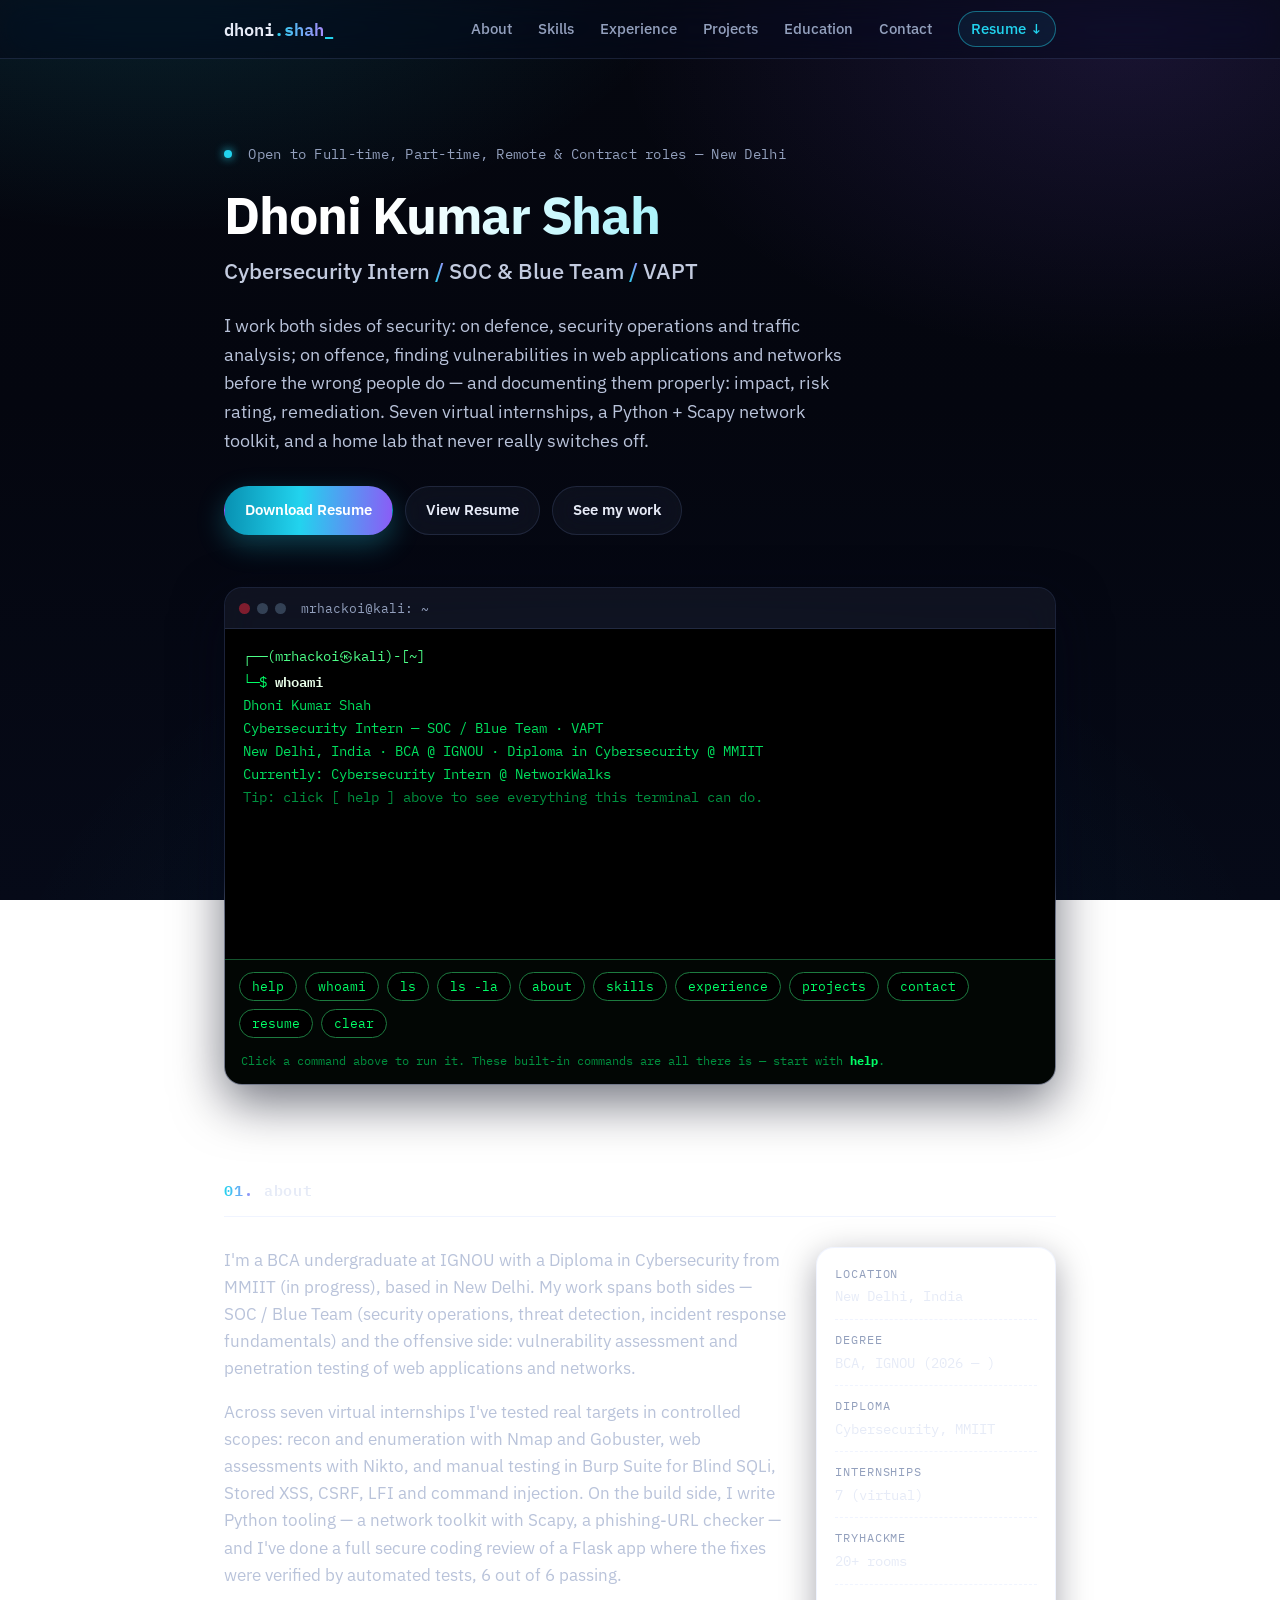
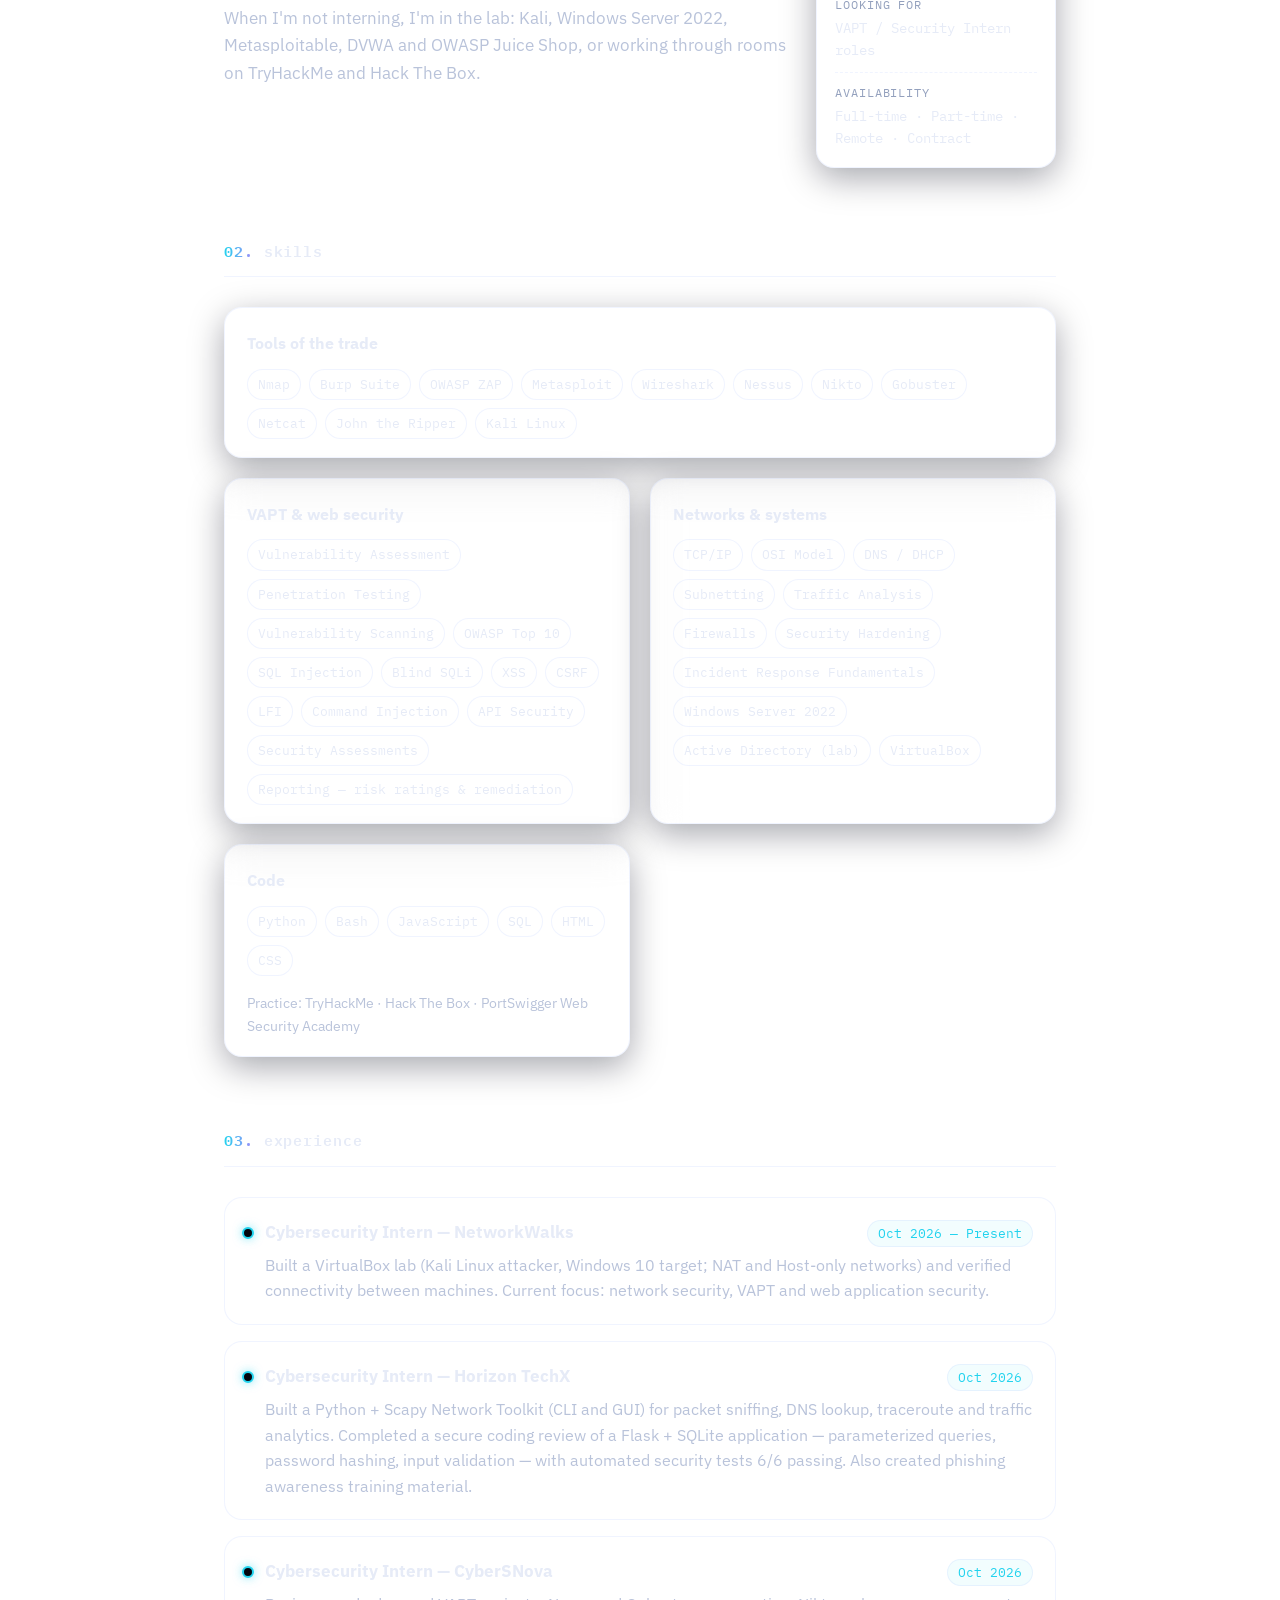
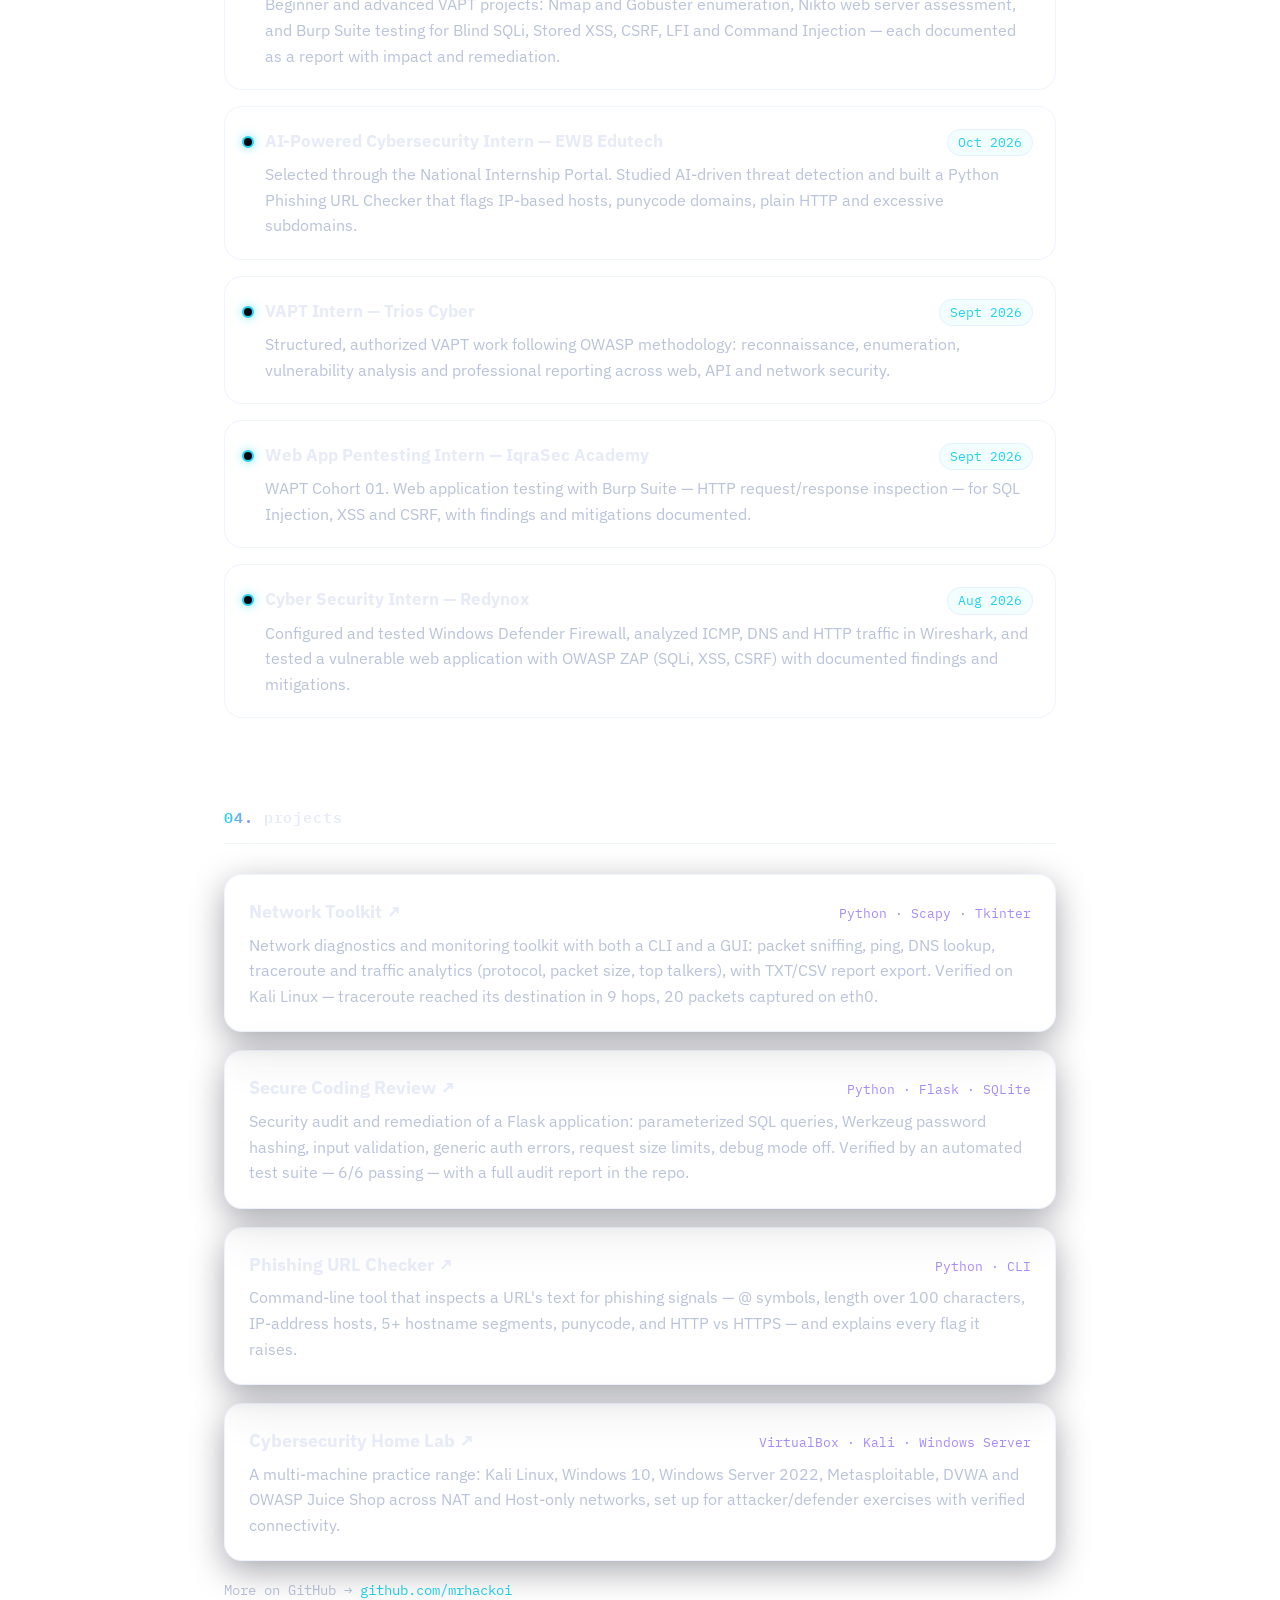
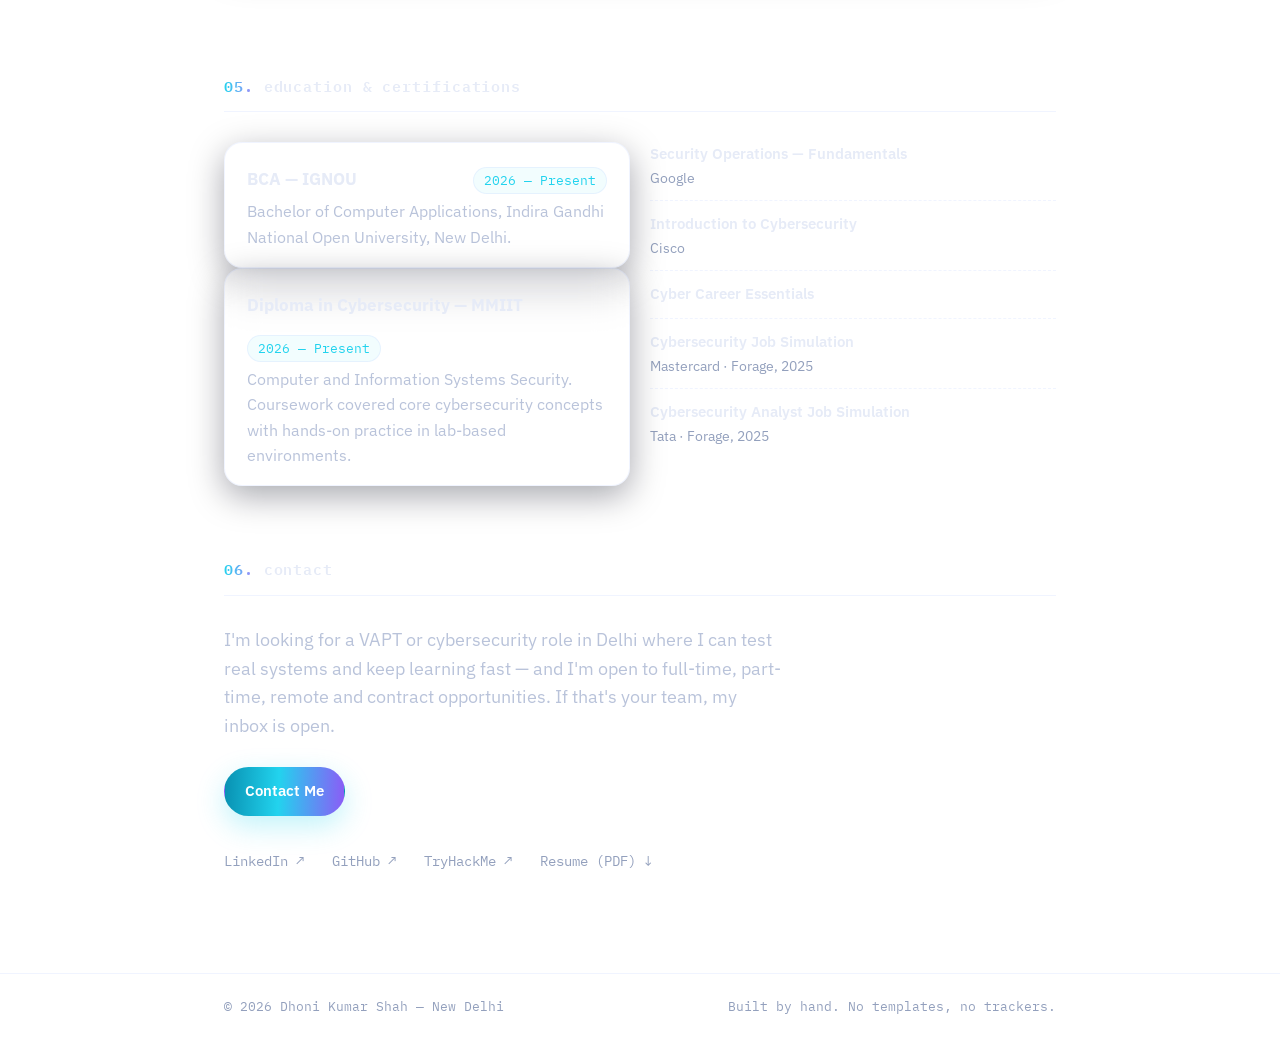
<file: index.html>
<!DOCTYPE html>
<html lang="en">
<head>
<meta charset="UTF-8" />
<meta name="viewport" content="width=device-width, initial-scale=1.0" />
<title>Dhoni Kumar Shah — Cybersecurity Intern | SOC & Blue Team | VAPT</title>
<meta name="description" content="Dhoni Kumar Shah is a cybersecurity intern based in New Delhi, focused on VAPT and web application security. Burp Suite, Nmap, Wireshark. BCA @ IGNOU." />
<meta name="author" content="Dhoni Kumar Shah" />
<link rel="icon" href="data:image/svg+xml,<svg xmlns='http://www.w3.org/2000/svg' viewBox='0 0 100 100'><rect width='100' height='100' fill='%230b0d0c'/><text x='50' y='68' font-size='58' text-anchor='middle' fill='%237ee787' font-family='monospace' font-weight='bold'>D</text></svg>" />
<link rel="preconnect" href="https://fonts.googleapis.com" />
<link rel="preconnect" href="https://fonts.gstatic.com" crossorigin />
<link href="https://fonts.googleapis.com/css2?family=IBM+Plex+Mono:wght@400;500;600&family=IBM+Plex+Sans:wght@400;500;600;700&display=swap" rel="stylesheet" />
<link rel="stylesheet" href="styles.css" />
</head>
<body>

<header class="site-header">
  <div class="wrap header-inner">
    <a class="brand" href="#top">dhoni<span class="accent">.shah</span><span class="cursor">_</span></a>
    <nav class="nav" id="nav">
      <a href="#about">About</a>
      <a href="#skills">Skills</a>
      <a href="#experience">Experience</a>
      <a href="#projects">Projects</a>
      <a href="#education">Education</a>
      <a href="#contact">Contact</a>
      <a class="nav-resume" href="Resume%20PDF.pdf" download>Resume ↓</a>
    </nav>
    <button class="nav-toggle" id="navToggle" aria-label="Menu">≡</button>
  </div>
</header>

<main id="top">

  <!-- ============ HERO ============ -->
  <section class="hero wrap">
    <p class="hero-kicker mono"><span class="dot"></span> Open to Full-time, Part-time, Remote &amp; Contract roles — New Delhi</p>
    <h1>Dhoni Kumar Shah</h1>
    <p class="hero-role">Cybersecurity Intern <span class="accent">/</span> SOC &amp; Blue Team <span class="accent">/</span> VAPT</p>
    <p class="hero-text">
      I work both sides of security: on defence, security operations and traffic analysis; on
      offence, finding vulnerabilities in web applications and networks before the wrong people
      do — and documenting them properly: impact, risk rating, remediation. Seven virtual
      internships, a Python + Scapy network toolkit, and a home lab that never really switches off.
    </p>
    <div class="hero-actions">
      <a class="btn btn-solid" href="Resume%20PDF.pdf" download>Download Resume</a>
      <a class="btn btn-ghost" href="resume.html">View Resume</a>
      <a class="btn btn-ghost" href="#projects">See my work</a>
    </div>

    <div class="terminal" id="terminal">
      <div class="terminal-bar"><span></span><span></span><span></span><em>mrhackoi@kali: ~</em></div>
      <div class="terminal-screen" id="termScreen" aria-live="polite"></div>
      <div class="terminal-chips" id="termChips">
        <button data-cmd="help">help</button>
        <button data-cmd="whoami">whoami</button>
        <button data-cmd="ls">ls</button>
        <button data-cmd="ls -la">ls -la</button>
        <button data-cmd="about">about</button>
        <button data-cmd="skills">skills</button>
        <button data-cmd="experience">experience</button>
        <button data-cmd="projects">projects</button>
        <button data-cmd="contact">contact</button>
        <button data-cmd="resume">resume</button>
        <button data-cmd="clear">clear</button>
      </div>
      <p class="terminal-hint mono">Click a command above to run it. These built-in commands are all there is — start with <b>help</b>.</p>
    </div>

  </section>

  <!-- ============ ABOUT ============ -->
  <section id="about" class="section wrap">
    <h2 class="section-title mono"><span class="accent">01.</span> about</h2>
    <div class="about-grid">
      <div>
        <p>
          I'm a BCA undergraduate at IGNOU with a Diploma in Cybersecurity from MMIIT (in progress),
          based in New Delhi. My work spans both sides — SOC / Blue Team (security operations,
          threat detection, incident response fundamentals) and the offensive side: vulnerability
          assessment and penetration testing of web applications and networks.
        </p>
        <p>
          Across seven virtual internships I've tested real targets in controlled scopes: recon and
          enumeration with Nmap and Gobuster, web assessments with Nikto, and manual testing in
          Burp Suite for Blind SQLi, Stored XSS, CSRF, LFI and command injection. On the build side,
          I write Python tooling — a network toolkit with Scapy, a phishing-URL checker — and I've
          done a full secure coding review of a Flask app where the fixes were verified by automated
          tests, 6 out of 6 passing.
        </p>
        <p>
          When I'm not interning, I'm in the lab: Kali, Windows Server 2022, Metasploitable, DVWA and
          OWASP Juice Shop, or working through rooms on TryHackMe and Hack The Box.
        </p>
      </div>
      <aside class="facts mono">
        <div><span>location</span>New Delhi, India</div>
        <div><span>degree</span>BCA, IGNOU (2026 — )</div>
        <div><span>diploma</span>Cybersecurity, MMIIT</div>
        <div><span>internships</span>7 (virtual)</div>
        <div><span>tryhackme</span>20+ rooms</div>
        <div><span>looking for</span>VAPT / Security Intern roles</div>
        <div><span>availability</span>Full-time · Part-time · Remote · Contract</div>
      </aside>
    </div>
  </section>

  <!-- ============ SKILLS ============ -->
  <section id="skills" class="section wrap">
    <h2 class="section-title mono"><span class="accent">02.</span> skills</h2>
    <div class="skills-grid">
      <div class="skill-block">
        <h3>Tools of the trade</h3>
        <ul class="chips">
          <li>Nmap</li><li>Burp Suite</li><li>OWASP ZAP</li><li>Metasploit</li>
          <li>Wireshark</li><li>Nessus</li><li>Nikto</li><li>Gobuster</li>
          <li>Netcat</li><li>John the Ripper</li><li>Kali Linux</li>
        </ul>
      </div>
      <div class="skill-block">
        <h3>VAPT &amp; web security</h3>
        <ul class="chips">
          <li>Vulnerability Assessment</li><li>Penetration Testing</li><li>Vulnerability Scanning</li>
          <li>OWASP Top 10</li><li>SQL Injection</li><li>Blind SQLi</li><li>XSS</li><li>CSRF</li>
          <li>LFI</li><li>Command Injection</li><li>API Security</li><li>Security Assessments</li>
          <li>Reporting — risk ratings &amp; remediation</li>
        </ul>
      </div>
      <div class="skill-block">
        <h3>Networks &amp; systems</h3>
        <ul class="chips">
          <li>TCP/IP</li><li>OSI Model</li><li>DNS / DHCP</li><li>Subnetting</li>
          <li>Traffic Analysis</li><li>Firewalls</li><li>Security Hardening</li>
          <li>Incident Response Fundamentals</li><li>Windows Server 2022</li>
          <li>Active Directory (lab)</li><li>VirtualBox</li>
        </ul>
      </div>
      <div class="skill-block">
        <h3>Code</h3>
        <ul class="chips">
          <li>Python</li><li>Bash</li><li>JavaScript</li><li>SQL</li><li>HTML</li><li>CSS</li>
        </ul>
        <p class="skill-note">Practice: TryHackMe · Hack The Box · PortSwigger Web Security Academy</p>
      </div>
    </div>
  </section>

  <!-- ============ EXPERIENCE ============ -->
  <section id="experience" class="section wrap">
    <h2 class="section-title mono"><span class="accent">03.</span> experience</h2>
    <ol class="timeline">
      <li>
        <div class="t-head"><h3>Cybersecurity Intern — NetworkWalks</h3><span class="t-date mono">Oct 2026 — Present</span></div>
        <p>Built a VirtualBox lab (Kali Linux attacker, Windows 10 target; NAT and Host-only networks) and verified connectivity between machines. Current focus: network security, VAPT and web application security.</p>
      </li>
      <li>
        <div class="t-head"><h3>Cybersecurity Intern — Horizon TechX</h3><span class="t-date mono">Oct 2026</span></div>
        <p>Built a Python + Scapy Network Toolkit (CLI and GUI) for packet sniffing, DNS lookup, traceroute and traffic analytics. Completed a secure coding review of a Flask + SQLite application — parameterized queries, password hashing, input validation — with automated security tests 6/6 passing. Also created phishing awareness training material.</p>
      </li>
      <li>
        <div class="t-head"><h3>Cybersecurity Intern — CyberSNova</h3><span class="t-date mono">Oct 2026</span></div>
        <p>Beginner and advanced VAPT projects: Nmap and Gobuster enumeration, Nikto web server assessment, and Burp Suite testing for Blind SQLi, Stored XSS, CSRF, LFI and Command Injection — each documented as a report with impact and remediation.</p>
      </li>
      <li>
        <div class="t-head"><h3>AI-Powered Cybersecurity Intern — EWB Edutech</h3><span class="t-date mono">Oct 2026</span></div>
        <p>Selected through the National Internship Portal. Studied AI-driven threat detection and built a Python Phishing URL Checker that flags IP-based hosts, punycode domains, plain HTTP and excessive subdomains.</p>
      </li>
      <li>
        <div class="t-head"><h3>VAPT Intern — Trios Cyber</h3><span class="t-date mono">Sept 2026</span></div>
        <p>Structured, authorized VAPT work following OWASP methodology: reconnaissance, enumeration, vulnerability analysis and professional reporting across web, API and network security.</p>
      </li>
      <li>
        <div class="t-head"><h3>Web App Pentesting Intern — IqraSec Academy</h3><span class="t-date mono">Sept 2026</span></div>
        <p>WAPT Cohort 01. Web application testing with Burp Suite — HTTP request/response inspection — for SQL Injection, XSS and CSRF, with findings and mitigations documented.</p>
      </li>
      <li>
        <div class="t-head"><h3>Cyber Security Intern — Redynox</h3><span class="t-date mono">Aug 2026</span></div>
        <p>Configured and tested Windows Defender Firewall, analyzed ICMP, DNS and HTTP traffic in Wireshark, and tested a vulnerable web application with OWASP ZAP (SQLi, XSS, CSRF) with documented findings and mitigations.</p>
      </li>
    </ol>
  </section>

  <!-- ============ PROJECTS ============ -->
  <section id="projects" class="section wrap">
    <h2 class="section-title mono"><span class="accent">04.</span> projects</h2>
    <div class="project-list">
      <article class="project">
        <div class="p-head">
          <h3><a href="https://github.com/mrhackoi/HorizonTechX-Network-Toolkit" target="_blank" rel="noopener">Network Toolkit ↗</a></h3>
          <span class="p-stack mono">Python · Scapy · Tkinter</span>
        </div>
        <p>Network diagnostics and monitoring toolkit with both a CLI and a GUI: packet sniffing, ping, DNS lookup, traceroute and traffic analytics (protocol, packet size, top talkers), with TXT/CSV report export. Verified on Kali Linux — traceroute reached its destination in 9 hops, 20 packets captured on eth0.</p>
      </article>
      <article class="project">
        <div class="p-head">
          <h3><a href="https://github.com/mrhackoi/HorizonTechX_Secure_Coding_Review" target="_blank" rel="noopener">Secure Coding Review ↗</a></h3>
          <span class="p-stack mono">Python · Flask · SQLite</span>
        </div>
        <p>Security audit and remediation of a Flask application: parameterized SQL queries, Werkzeug password hashing, input validation, generic auth errors, request size limits, debug mode off. Verified by an automated test suite — 6/6 passing — with a full audit report in the repo.</p>
      </article>
      <article class="project">
        <div class="p-head">
          <h3><a href="https://github.com/mrhackoi/phishing-url-awareness" target="_blank" rel="noopener">Phishing URL Checker ↗</a></h3>
          <span class="p-stack mono">Python · CLI</span>
        </div>
        <p>Command-line tool that inspects a URL's text for phishing signals — @ symbols, length over 100 characters, IP-address hosts, 5+ hostname segments, punycode, and HTTP vs HTTPS — and explains every flag it raises.</p>
      </article>
      <article class="project">
        <div class="p-head">
          <h3><a href="https://github.com/mrhackoi/NETWORKWALKS-DHONI-B082-WK1-PM1-CYBERSECURITY-LAB-SETUP" target="_blank" rel="noopener">Cybersecurity Home Lab ↗</a></h3>
          <span class="p-stack mono">VirtualBox · Kali · Windows Server</span>
        </div>
        <p>A multi-machine practice range: Kali Linux, Windows 10, Windows Server 2022, Metasploitable, DVWA and OWASP Juice Shop across NAT and Host-only networks, set up for attacker/defender exercises with verified connectivity.</p>
      </article>
    </div>
    <p class="more-link mono">More on GitHub → <a href="https://github.com/mrhackoi" target="_blank" rel="noopener">github.com/mrhackoi</a></p>
  </section>

  <!-- ============ EDUCATION & CERTS ============ -->
  <section id="education" class="section wrap">
    <h2 class="section-title mono"><span class="accent">05.</span> education &amp; certifications</h2>
    <div class="edu-grid">
      <div>
        <div class="edu-item">
          <div class="t-head"><h3>BCA — IGNOU</h3><span class="t-date mono">2026 — Present</span></div>
          <p>Bachelor of Computer Applications, Indira Gandhi National Open University, New Delhi.</p>
        </div>
        <div class="edu-item">
          <div class="t-head"><h3>Diploma in Cybersecurity — MMIIT</h3><span class="t-date mono">2026 — Present</span></div>
          <p>Computer and Information Systems Security. Coursework covered core cybersecurity concepts with hands-on practice in lab-based environments.</p>
        </div>
      </div>
      <ul class="cert-list">
        <li><strong>Security Operations — Fundamentals</strong><span>Google</span></li>
        <li><strong>Introduction to Cybersecurity</strong><span>Cisco</span></li>
        <li><strong>Cyber Career Essentials</strong><span></span></li>
        <li><strong>Cybersecurity Job Simulation</strong><span>Mastercard · Forage, 2025</span></li>
        <li><strong>Cybersecurity Analyst Job Simulation</strong><span>Tata · Forage, 2025</span></li>
      </ul>
    </div>
  </section>

  <!-- ============ CONTACT ============ -->
  <section id="contact" class="section wrap contact">
    <h2 class="section-title mono"><span class="accent">06.</span> contact</h2>
    <p class="contact-text">
      I'm looking for a VAPT or cybersecurity role in Delhi where I can test real systems
      and keep learning fast — and I'm open to full-time, part-time, remote and contract
      opportunities. If that's your team, my inbox is open.
    </p>
    <a class="btn btn-solid" href="mailto:dhonikumarshah@zohomail.in">Contact Me</a>
    <ul class="socials mono">
      <li><a href="https://www.linkedin.com/in/dhoni-shah" target="_blank" rel="noopener">LinkedIn ↗</a></li>
      <li><a href="https://github.com/mrhackoi" target="_blank" rel="noopener">GitHub ↗</a></li>
      <li><a href="https://tryhackme.com/p/MrHackoi" target="_blank" rel="noopener">TryHackMe ↗</a></li>
      <li><a href="Resume%20PDF.pdf" download>Resume (PDF) ↓</a></li>
    </ul>
  </section>

</main>

<footer class="site-footer">
  <div class="wrap footer-inner mono">
    <span>© <span id="year">2026</span> Dhoni Kumar Shah — New Delhi</span>
    <span>Built by hand. No templates, no trackers.</span>
  </div>
</footer>

<script src="script.js"></script>
</body>
</html>
</file>
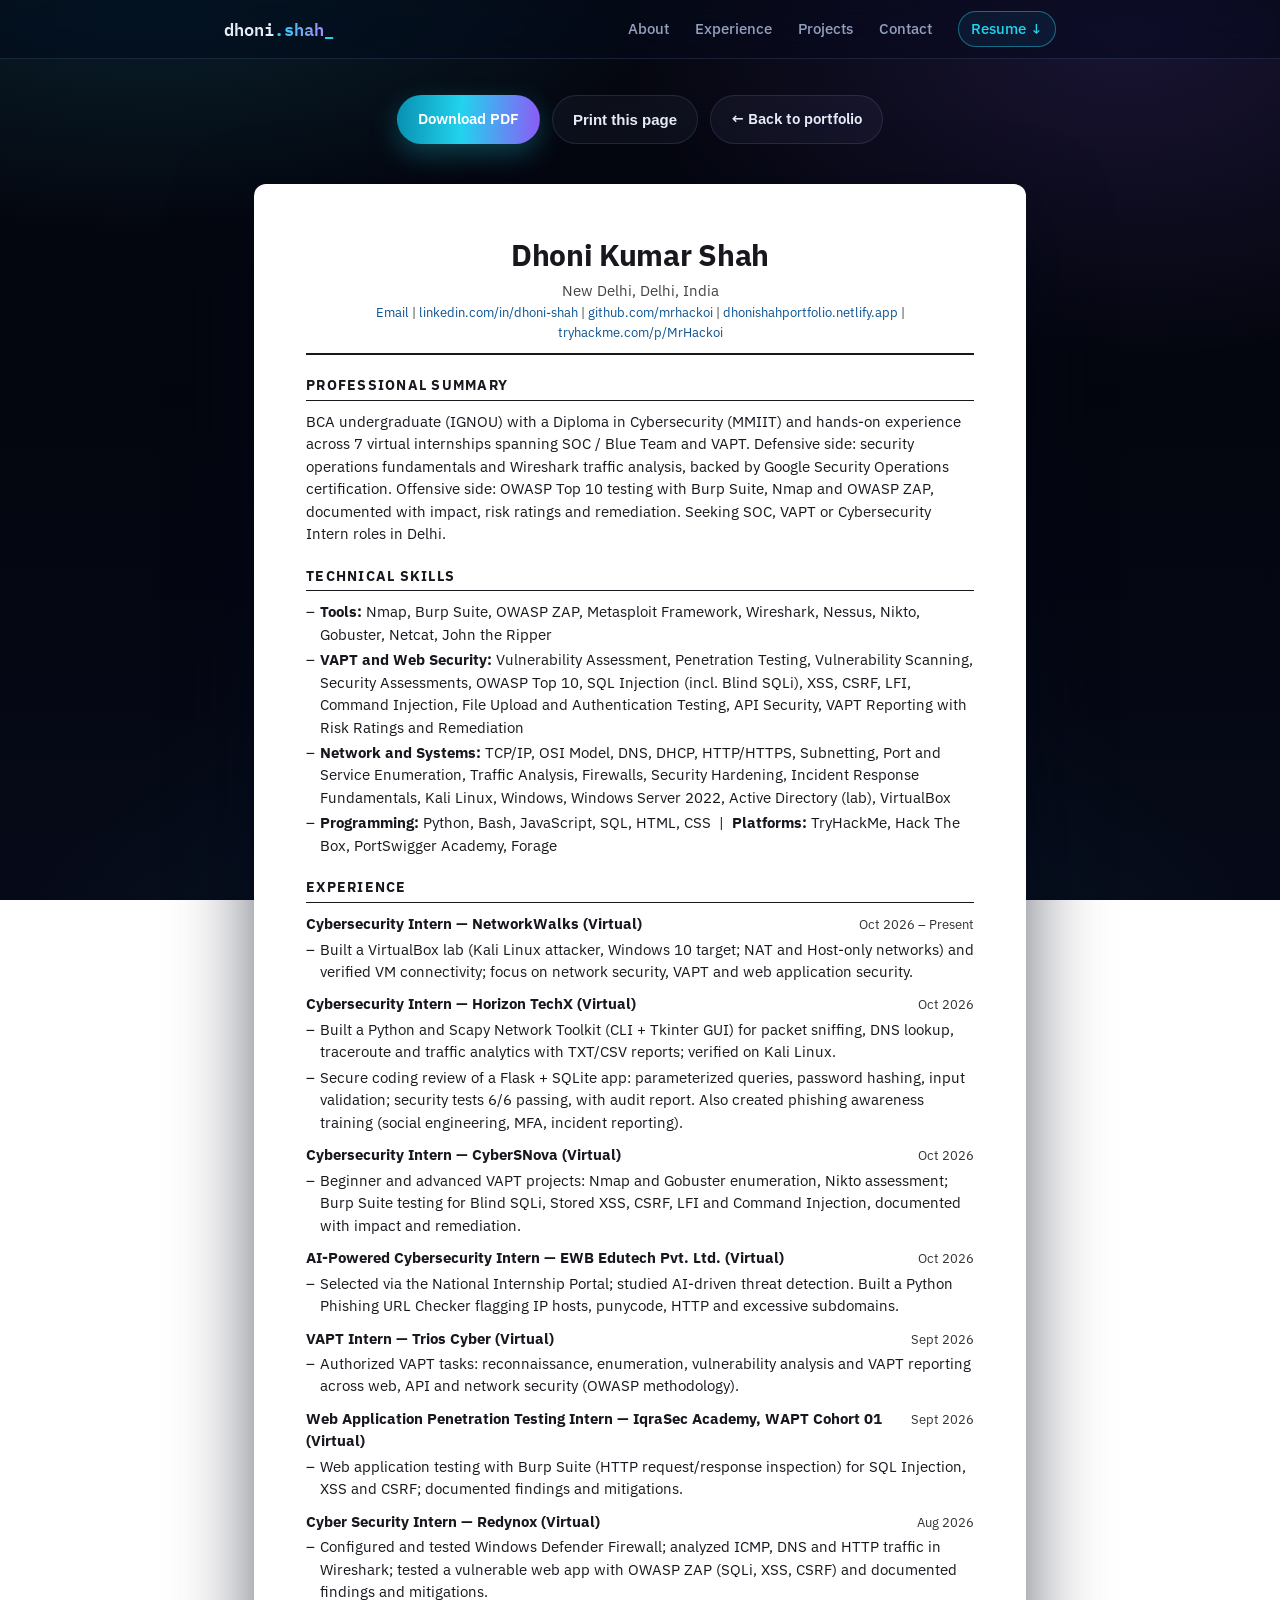
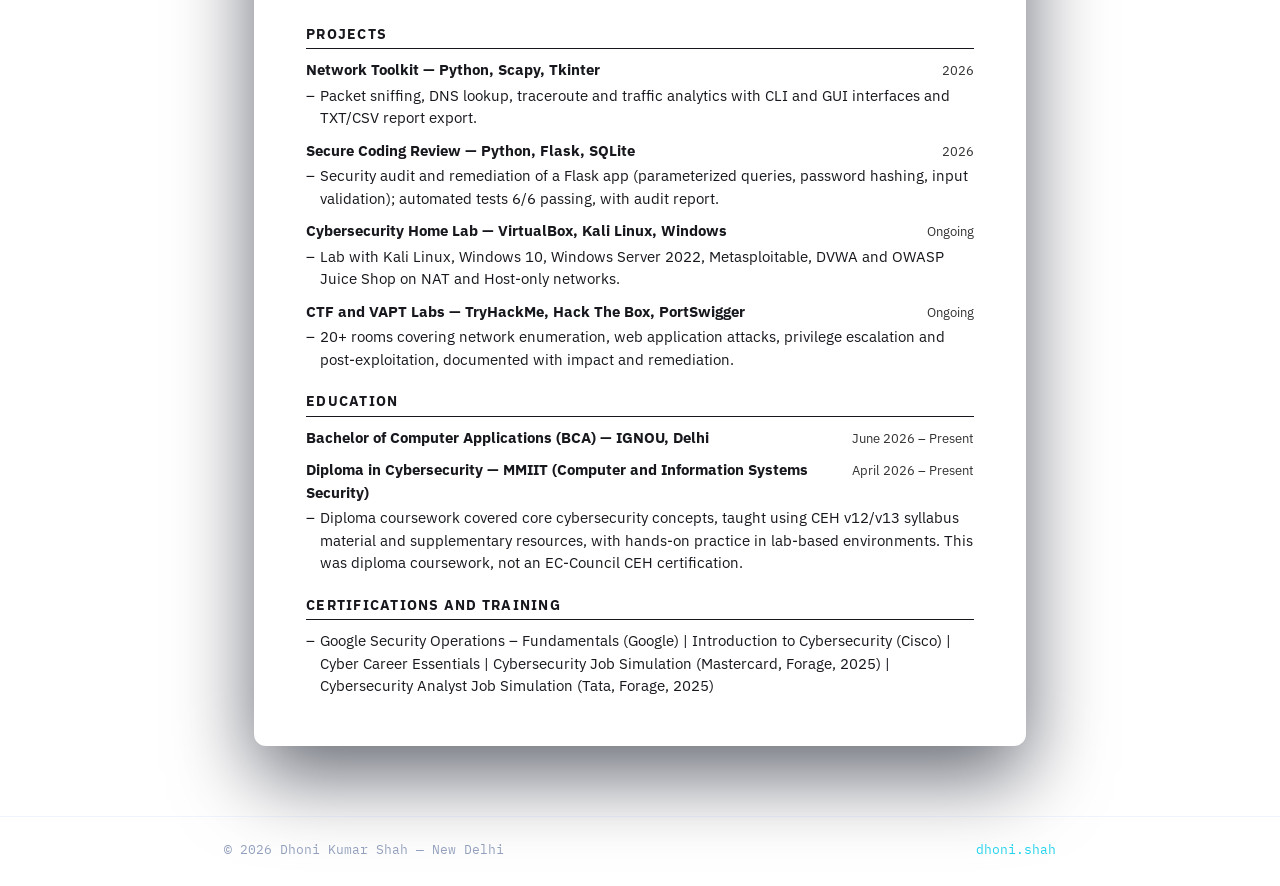
<file: resume.html>
<!DOCTYPE html>
<html lang="en">
<head>
<meta charset="UTF-8" />
<meta name="viewport" content="width=device-width, initial-scale=1.0" />
<title>Resume — Dhoni Kumar Shah</title>
<meta name="description" content="Resume of Dhoni Kumar Shah — Cybersecurity Intern, VAPT & Web Application Security, New Delhi." />
<link rel="icon" href="data:image/svg+xml,<svg xmlns='http://www.w3.org/2000/svg' viewBox='0 0 100 100'><rect width='100' height='100' fill='%230b0d0c'/><text x='50' y='68' font-size='58' text-anchor='middle' fill='%237ee787' font-family='monospace' font-weight='bold'>D</text></svg>" />
<link rel="preconnect" href="https://fonts.googleapis.com" />
<link rel="preconnect" href="https://fonts.gstatic.com" crossorigin />
<link href="https://fonts.googleapis.com/css2?family=IBM+Plex+Mono:wght@400;500;600&family=IBM+Plex+Sans:wght@400;500;600;700&display=swap" rel="stylesheet" />
<link rel="stylesheet" href="styles.css" />
</head>
<body>

<header class="site-header">
  <div class="wrap header-inner">
    <a class="brand" href="index.html">dhoni<span class="accent">.shah</span><span class="cursor">_</span></a>
    <nav class="nav" id="nav">
      <a href="index.html#about">About</a>
      <a href="index.html#experience">Experience</a>
      <a href="index.html#projects">Projects</a>
      <a href="index.html#contact">Contact</a>
      <a class="nav-resume" href="Resume%20PDF.pdf" download>Resume ↓</a>
    </nav>
    <button class="nav-toggle" id="navToggle" aria-label="Menu">≡</button>
  </div>
</header>

<main class="wrap resume-page">
  <div class="resume-actions">
    <a class="btn btn-solid" href="Resume%20PDF.pdf" download>Download PDF</a>
    <button class="btn btn-ghost" onclick="window.print()">Print this page</button>
    <a class="btn btn-ghost" href="index.html">← Back to portfolio</a>
  </div>

  <div class="sheet">
    <h1>Dhoni Kumar Shah</h1>
    <p class="r-loc">New Delhi, Delhi, India</p>
    <p class="r-contact">
      <a href="mailto:dhonikumarr@gmail.com">Email</a> |
      <a href="https://www.linkedin.com/in/dhoni-shah">linkedin.com/in/dhoni-shah</a> |
      <a href="https://github.com/mrhackoi">github.com/mrhackoi</a> |
      <a href="https://dhonishahportfolio.netlify.app/">dhonishahportfolio.netlify.app</a> |
      <a href="https://tryhackme.com/p/MrHackoi">tryhackme.com/p/MrHackoi</a>
    </p>

    <h2>Professional Summary</h2>
    <p>BCA undergraduate (IGNOU) with a Diploma in Cybersecurity (MMIIT) and hands-on experience across 7 virtual internships spanning SOC / Blue Team and VAPT. Defensive side: security operations fundamentals and Wireshark traffic analysis, backed by Google Security Operations certification. Offensive side: OWASP Top 10 testing with Burp Suite, Nmap and OWASP ZAP, documented with impact, risk ratings and remediation. Seeking SOC, VAPT or Cybersecurity Intern roles in Delhi.</p>

    <h2>Technical Skills</h2>
    <ul>
      <li><strong>Tools:</strong> Nmap, Burp Suite, OWASP ZAP, Metasploit Framework, Wireshark, Nessus, Nikto, Gobuster, Netcat, John the Ripper</li>
      <li><strong>VAPT and Web Security:</strong> Vulnerability Assessment, Penetration Testing, Vulnerability Scanning, Security Assessments, OWASP Top 10, SQL Injection (incl. Blind SQLi), XSS, CSRF, LFI, Command Injection, File Upload and Authentication Testing, API Security, VAPT Reporting with Risk Ratings and Remediation</li>
      <li><strong>Network and Systems:</strong> TCP/IP, OSI Model, DNS, DHCP, HTTP/HTTPS, Subnetting, Port and Service Enumeration, Traffic Analysis, Firewalls, Security Hardening, Incident Response Fundamentals, Kali Linux, Windows, Windows Server 2022, Active Directory (lab), VirtualBox</li>
      <li><strong>Programming:</strong> Python, Bash, JavaScript, SQL, HTML, CSS &nbsp;|&nbsp; <strong>Platforms:</strong> TryHackMe, Hack The Box, PortSwigger Academy, Forage</li>
    </ul>

    <h2>Experience</h2>
    <div class="r-row"><h3>Cybersecurity Intern — NetworkWalks (Virtual)</h3><span class="r-date">Oct 2026 – Present</span></div>
    <ul><li>Built a VirtualBox lab (Kali Linux attacker, Windows 10 target; NAT and Host-only networks) and verified VM connectivity; focus on network security, VAPT and web application security.</li></ul>
    <div class="r-row"><h3>Cybersecurity Intern — Horizon TechX (Virtual)</h3><span class="r-date">Oct 2026</span></div>
    <ul>
      <li>Built a Python and Scapy Network Toolkit (CLI + Tkinter GUI) for packet sniffing, DNS lookup, traceroute and traffic analytics with TXT/CSV reports; verified on Kali Linux.</li>
      <li>Secure coding review of a Flask + SQLite app: parameterized queries, password hashing, input validation; security tests 6/6 passing, with audit report. Also created phishing awareness training (social engineering, MFA, incident reporting).</li>
    </ul>
    <div class="r-row"><h3>Cybersecurity Intern — CyberSNova (Virtual)</h3><span class="r-date">Oct 2026</span></div>
    <ul><li>Beginner and advanced VAPT projects: Nmap and Gobuster enumeration, Nikto assessment; Burp Suite testing for Blind SQLi, Stored XSS, CSRF, LFI and Command Injection, documented with impact and remediation.</li></ul>
    <div class="r-row"><h3>AI-Powered Cybersecurity Intern — EWB Edutech Pvt. Ltd. (Virtual)</h3><span class="r-date">Oct 2026</span></div>
    <ul><li>Selected via the National Internship Portal; studied AI-driven threat detection. Built a Python Phishing URL Checker flagging IP hosts, punycode, HTTP and excessive subdomains.</li></ul>
    <div class="r-row"><h3>VAPT Intern — Trios Cyber (Virtual)</h3><span class="r-date">Sept 2026</span></div>
    <ul><li>Authorized VAPT tasks: reconnaissance, enumeration, vulnerability analysis and VAPT reporting across web, API and network security (OWASP methodology).</li></ul>
    <div class="r-row"><h3>Web Application Penetration Testing Intern — IqraSec Academy, WAPT Cohort 01 (Virtual)</h3><span class="r-date">Sept 2026</span></div>
    <ul><li>Web application testing with Burp Suite (HTTP request/response inspection) for SQL Injection, XSS and CSRF; documented findings and mitigations.</li></ul>
    <div class="r-row"><h3>Cyber Security Intern — Redynox (Virtual)</h3><span class="r-date">Aug 2026</span></div>
    <ul><li>Configured and tested Windows Defender Firewall; analyzed ICMP, DNS and HTTP traffic in Wireshark; tested a vulnerable web app with OWASP ZAP (SQLi, XSS, CSRF) and documented findings and mitigations.</li></ul>

    <h2>Projects</h2>
    <div class="r-row"><h3>Network Toolkit — Python, Scapy, Tkinter</h3><span class="r-date">2026</span></div>
    <ul><li>Packet sniffing, DNS lookup, traceroute and traffic analytics with CLI and GUI interfaces and TXT/CSV report export.</li></ul>
    <div class="r-row"><h3>Secure Coding Review — Python, Flask, SQLite</h3><span class="r-date">2026</span></div>
    <ul><li>Security audit and remediation of a Flask app (parameterized queries, password hashing, input validation); automated tests 6/6 passing, with audit report.</li></ul>
    <div class="r-row"><h3>Cybersecurity Home Lab — VirtualBox, Kali Linux, Windows</h3><span class="r-date">Ongoing</span></div>
    <ul><li>Lab with Kali Linux, Windows 10, Windows Server 2022, Metasploitable, DVWA and OWASP Juice Shop on NAT and Host-only networks.</li></ul>
    <div class="r-row"><h3>CTF and VAPT Labs — TryHackMe, Hack The Box, PortSwigger</h3><span class="r-date">Ongoing</span></div>
    <ul><li>20+ rooms covering network enumeration, web application attacks, privilege escalation and post-exploitation, documented with impact and remediation.</li></ul>

    <h2>Education</h2>
    <div class="r-row"><h3>Bachelor of Computer Applications (BCA) — IGNOU, Delhi</h3><span class="r-date">June 2026 – Present</span></div>
    <div class="r-row"><h3>Diploma in Cybersecurity — MMIIT (Computer and Information Systems Security)</h3><span class="r-date">April 2026 – Present</span></div>
    <ul><li>Diploma coursework covered core cybersecurity concepts, taught using CEH v12/v13 syllabus material and supplementary resources, with hands-on practice in lab-based environments. This was diploma coursework, not an EC-Council CEH certification.</li></ul>

    <h2>Certifications and Training</h2>
    <ul><li>Google Security Operations – Fundamentals (Google) | Introduction to Cybersecurity (Cisco) | Cyber Career Essentials | Cybersecurity Job Simulation (Mastercard, Forage, 2025) | Cybersecurity Analyst Job Simulation (Tata, Forage, 2025)</li></ul>
  </div>
</main>

<footer class="site-footer">
  <div class="wrap footer-inner mono">
    <span>© <span id="year">2026</span> Dhoni Kumar Shah — New Delhi</span>
    <span><a href="index.html">dhoni.shah</a></span>
  </div>
</footer>

<script src="script.js"></script>
</body>
</html>
</file>
<file: styles.css>
/* Dhoni Kumar Shah — portfolio
   Hand-built stylesheet. Midnight SaaS design language:
   dark navy, frosted glass (glassmorphism / liquid glass),
   bento cards, cyan + violet accents. No frameworks. */

:root {
  --bg: #04060f;
  --bg-soft: #070b1a;
  --panel: rgba(255, 255, 255, 0.04);
  --panel-strong: rgba(255, 255, 255, 0.07);
  --line: rgba(148, 178, 255, 0.14);
  --line-bright: rgba(34, 211, 238, 0.45);
  --text: #e6ebf7;
  --muted: #93a0bd;
  --accent: #22d3ee;
  --accent-2: #a78bfa;
  --accent-dim: #0e7490;
  --glass-blur: blur(16px) saturate(150%);
  --radius: 18px;
  --shadow: 0 18px 50px rgba(2, 6, 23, 0.55);
  --mono: "IBM Plex Mono", ui-monospace, monospace;
  --sans: "IBM Plex Sans", -apple-system, "Segoe UI", sans-serif;
}

* { margin: 0; padding: 0; box-sizing: border-box; }

html { scroll-behavior: smooth; }

body {
  background:
    radial-gradient(900px 480px at 12% -6%, rgba(34, 211, 238, 0.14), transparent 60%),
    radial-gradient(820px 520px at 88% 4%, rgba(139, 92, 246, 0.15), transparent 62%),
    radial-gradient(1000px 700px at 50% 115%, rgba(34, 211, 238, 0.07), transparent 65%),
    linear-gradient(180deg, #05070f 0%, #04060f 45%, #060a18 100%);
  background-attachment: fixed;
  color: var(--text);
  font-family: var(--sans);
  font-size: 16.5px;
  line-height: 1.65;
  -webkit-font-smoothing: antialiased;
}

::selection { background: var(--accent); color: #04121a; }

.wrap { max-width: 880px; margin: 0 auto; padding: 0 24px; }
.mono { font-family: var(--mono); }
.accent {
  background: linear-gradient(90deg, var(--accent), var(--accent-2));
  -webkit-background-clip: text; background-clip: text; color: transparent;
}

a { color: var(--accent); text-decoration: none; transition: color 0.2s ease; }
a:hover { text-decoration: underline; text-underline-offset: 3px; }

/* ---------- header: liquid glass bar ---------- */
.site-header {
  position: sticky; top: 0; z-index: 10;
  background: rgba(6, 10, 24, 0.55);
  backdrop-filter: var(--glass-blur);
  -webkit-backdrop-filter: var(--glass-blur);
  border-bottom: 1px solid var(--line);
}
.header-inner { display: flex; align-items: center; justify-content: space-between; height: 58px; }
.brand { font-family: var(--mono); font-weight: 600; font-size: 17px; color: var(--text); }
.brand:hover { text-decoration: none; }
.cursor { color: var(--accent); animation: blink 1.1s steps(1) infinite; }
@keyframes blink { 50% { opacity: 0; } }

.nav { display: flex; gap: 26px; align-items: center; }
.nav a { color: var(--muted); font-size: 14.5px; font-weight: 500; transition: color 0.2s ease; }
.nav a:hover { color: var(--text); text-decoration: none; }
.nav .nav-resume {
  color: var(--accent); border: 1px solid var(--line-bright);
  padding: 5px 12px; border-radius: 999px;
  background: rgba(34, 211, 238, 0.07);
  transition: background 0.2s ease, box-shadow 0.2s ease;
}
.nav .nav-resume:hover { background: rgba(34, 211, 238, 0.16); color: var(--accent); box-shadow: 0 0 18px rgba(34, 211, 238, 0.25); }
.nav-toggle { display: none; background: none; border: 0; color: var(--text); font-size: 24px; cursor: pointer; }

/* ---------- hero ---------- */
.hero { padding: 84px 24px 30px; }
.hero-kicker { font-size: 13.5px; color: var(--muted); letter-spacing: 0.02em; margin-bottom: 22px; }
.dot {
  display: inline-block; width: 8px; height: 8px; border-radius: 50%;
  background: var(--accent); margin-right: 8px; vertical-align: 1px;
  box-shadow: 0 0 10px var(--accent);
  animation: pulse 2s ease-in-out infinite;
}
@keyframes pulse { 50% { opacity: 0.35; } }

.hero h1 {
  font-size: 52px; line-height: 1.08; font-weight: 700; letter-spacing: -0.02em;
  background: linear-gradient(100deg, #ffffff 20%, #a5f3fc 55%, #c4b5fd 90%);
  -webkit-background-clip: text; background-clip: text; color: transparent;
}
.hero-role { font-size: 22px; color: #c3cbdf; font-weight: 500; margin-top: 10px; }
.hero-text { max-width: 640px; margin-top: 22px; font-size: 17.5px; color: #b9c3da; }
.hero-actions { display: flex; gap: 12px; flex-wrap: wrap; margin-top: 30px; }

.btn {
  display: inline-block; padding: 11px 20px; border-radius: 999px;
  font-weight: 600; font-size: 15px; border: 1px solid var(--line-bright);
  transition: transform 0.18s ease, box-shadow 0.18s ease, background 0.18s ease, border-color 0.18s ease;
}
.btn:hover { text-decoration: none; transform: translateY(-2px); }
.btn-solid {
  background: linear-gradient(92deg, #0891b2, #22d3ee 45%, #8b5cf6);
  color: #ffffff; border-color: transparent;
  box-shadow: 0 10px 28px rgba(34, 211, 238, 0.28);
}
.btn-solid:hover { box-shadow: 0 14px 34px rgba(139, 92, 246, 0.35); }
.btn-ghost {
  color: var(--text); border-color: var(--line);
  background: var(--panel);
  backdrop-filter: var(--glass-blur); -webkit-backdrop-filter: var(--glass-blur);
}
.btn-ghost:hover { border-color: var(--line-bright); background: var(--panel-strong); }

/* ---------- terminal (frame only — screen stays Kali black/green) ---------- */
.terminal {
  margin-top: 52px; border: 1px solid var(--line); border-radius: var(--radius);
  background: rgba(10, 14, 28, 0.6);
  backdrop-filter: var(--glass-blur); -webkit-backdrop-filter: var(--glass-blur);
  box-shadow: var(--shadow);
  overflow: hidden;
}
.terminal-bar {
  display: flex; align-items: center; gap: 7px;
  padding: 10px 14px; border-bottom: 1px solid var(--line);
  background: rgba(255, 255, 255, 0.03);
}
.terminal-bar span { width: 11px; height: 11px; border-radius: 50%; background: #334155; }
.terminal-bar span:first-child { background: #7f1d2e; }
.terminal-bar em { font-style: normal; font-family: var(--mono); font-size: 12.5px; color: var(--muted); margin-left: 8px; }
.terminal-body {
  padding: 20px 22px; font-family: var(--mono); font-size: 13.8px;
  line-height: 1.75; color: #a9e8b2; overflow-x: auto; white-space: pre;
}

/* ---------- sections ---------- */
.section { padding: 64px 24px 8px; }
.section-title {
  font-size: 15px; font-weight: 600; letter-spacing: 0.06em; text-transform: lowercase;
  color: var(--text); padding-bottom: 12px; border-bottom: 1px solid var(--line); margin-bottom: 30px;
}
.section p { color: #b9c3da; margin-bottom: 16px; }
.section p:last-child { margin-bottom: 0; }

/* glass card base (bento tiles) */
.facts, .skill-block, .project, .edu-item {
  background: var(--panel);
  border: 1px solid var(--line);
  border-radius: var(--radius);
  backdrop-filter: var(--glass-blur); -webkit-backdrop-filter: var(--glass-blur);
  box-shadow: 0 10px 34px rgba(2, 6, 23, 0.35);
  transition: transform 0.22s ease, border-color 0.22s ease, box-shadow 0.22s ease, background 0.22s ease;
}
.facts:hover, .skill-block:hover, .project:hover, .edu-item:hover {
  transform: translateY(-4px);
  border-color: var(--line-bright);
  background: var(--panel-strong);
  box-shadow: 0 20px 44px rgba(2, 6, 23, 0.5), 0 0 0 1px rgba(34, 211, 238, 0.12), 0 8px 30px rgba(34, 211, 238, 0.10);
}

/* about */
.about-grid { display: grid; grid-template-columns: 1fr 240px; gap: 30px; align-items: start; }
.facts { padding: 6px 18px; height: fit-content; }
.facts div { padding: 11px 0; border-bottom: 1px dashed var(--line); font-size: 13.5px; }
.facts div:last-child { border-bottom: 0; }
.facts span { display: block; color: var(--muted); font-size: 11.5px; text-transform: uppercase; letter-spacing: 0.08em; margin-bottom: 2px; }

/* skills — bento grid */
.skills-grid { display: grid; grid-template-columns: 1fr 1fr; gap: 20px; }
.skill-block { padding: 22px 22px 18px; }
.skill-block:first-child { grid-column: span 2; }
.skill-block h3 { font-size: 16px; margin-bottom: 12px; }
.chips { list-style: none; display: flex; flex-wrap: wrap; gap: 8px; }
.chips li {
  font-family: var(--mono); font-size: 12.8px; color: var(--text);
  border: 1px solid var(--line); background: rgba(255, 255, 255, 0.03);
  padding: 4px 10px; border-radius: 999px;
  transition: border-color 0.18s ease, color 0.18s ease, background 0.18s ease, transform 0.18s ease;
}
.chips li:hover { border-color: var(--line-bright); color: var(--accent); background: rgba(34, 211, 238, 0.08); transform: translateY(-1px); }
.skill-note { margin-top: 16px; font-size: 14px; color: var(--muted); }

/* experience */
.timeline { list-style: none; }
.timeline li {
  padding: 20px 22px 20px 40px; margin-bottom: 16px;
  border: 1px solid var(--line); border-radius: var(--radius);
  background: var(--panel);
  backdrop-filter: var(--glass-blur); -webkit-backdrop-filter: var(--glass-blur);
  position: relative;
  transition: transform 0.22s ease, border-color 0.22s ease, box-shadow 0.22s ease;
}
.timeline li:hover {
  transform: translateY(-3px); border-color: var(--line-bright);
  box-shadow: 0 18px 40px rgba(2, 6, 23, 0.5), 0 8px 26px rgba(139, 92, 246, 0.10);
}
.timeline li::before {
  content: ""; position: absolute; left: 17px; top: 29px;
  width: 8px; height: 8px; border-radius: 50%;
  background: var(--bg); border: 2px solid var(--accent);
  box-shadow: 0 0 10px rgba(34, 211, 238, 0.55);
}
.t-head { display: flex; justify-content: space-between; align-items: baseline; gap: 16px; flex-wrap: wrap; }
.t-head h3 { font-size: 17px; }
.t-date {
  font-size: 12.8px; color: var(--accent); white-space: nowrap;
  border: 1px solid var(--line); border-radius: 999px; padding: 2px 10px;
  background: rgba(34, 211, 238, 0.06);
}
.timeline p { margin-top: 6px; font-size: 15.5px; }

/* projects — bento rows */
.project-list { display: flex; flex-direction: column; gap: 18px; }
.project { padding: 22px 24px; }
.p-head { display: flex; justify-content: space-between; align-items: baseline; gap: 16px; flex-wrap: wrap; }
.p-head h3 { font-size: 18px; }
.p-head h3 a { color: var(--text); }
.p-head h3 a:hover { color: var(--accent); text-decoration: none; }
.p-stack { font-size: 12.5px; color: var(--accent-2); }
.project p { margin-top: 6px; font-size: 15.5px; }
.more-link { margin-top: 18px; font-size: 14px; color: var(--muted); }

/* education */
.edu-grid { display: grid; grid-template-columns: 1fr 1fr; gap: 20px; }
.edu-item { padding: 22px 22px 16px; margin-bottom: 0; }
.edu-item p { font-size: 15.5px; margin-top: 5px; }
.cert-list { list-style: none; }
.cert-list li { padding: 11px 0; border-bottom: 1px dashed var(--line); font-size: 15px; }
.cert-list li:first-child { padding-top: 0; }
.cert-list li:last-child { border-bottom: 0; }
.cert-list strong { font-weight: 600; }
.cert-list span { display: block; color: var(--muted); font-size: 13.5px; }

/* contact */
.contact { padding-bottom: 30px; }
.contact-text { max-width: 560px; font-size: 17.5px; }
.contact .btn { margin-top: 10px; }
.socials { list-style: none; display: flex; gap: 28px; flex-wrap: wrap; margin-top: 34px; font-size: 14px; }
.socials a { color: var(--muted); transition: color 0.2s ease; }
.socials a:hover { color: var(--accent); }

/* footer */
.site-footer { border-top: 1px solid var(--line); margin-top: 70px; }
.footer-inner {
  display: flex; justify-content: space-between; gap: 16px; flex-wrap: wrap;
  padding-top: 22px; padding-bottom: 26px; font-size: 12.8px; color: var(--muted);
}

/* ---------- resume page ---------- */
.resume-page { max-width: 820px; }
.resume-page .sheet {
  background: #ffffff; color: #16181d; border-radius: 12px;
  padding: 48px 52px; margin: 40px auto 60px;
  font-size: 14.5px; line-height: 1.55;
  box-shadow: 0 30px 80px rgba(2, 6, 23, 0.6);
}
.resume-page .sheet h1 { font-size: 30px; letter-spacing: -0.01em; text-align: center; }
.resume-page .sheet .r-loc { text-align: center; color: #444; margin-top: 2px; }
.resume-page .sheet .r-contact { text-align: center; font-size: 13px; color: #444; border-bottom: 2px solid #16181d; padding-bottom: 10px; }
.resume-page .sheet .r-contact a { color: #0b5394; }
.resume-page .sheet h2 {
  font-size: 14px; text-transform: uppercase; letter-spacing: 0.09em;
  border-bottom: 1px solid #16181d; padding-bottom: 3px; margin: 20px 0 10px;
}
.resume-page .sheet h3 { font-size: 14.5px; display: inline; }
.resume-page .sheet .r-row { display: flex; justify-content: space-between; align-items: baseline; gap: 14px; margin-top: 10px; }
.resume-page .sheet .r-date { font-size: 13px; color: #333; white-space: nowrap; }
.resume-page .sheet ul { list-style: none; }
.resume-page .sheet li { padding-left: 14px; position: relative; margin-top: 3px; }
.resume-page .sheet li::before { content: "–"; position: absolute; left: 0; }
.resume-page .sheet p { color: #16181d; margin: 0; }
.resume-actions { display: flex; gap: 12px; justify-content: center; margin-top: 36px; }

@media print {
  .site-header, .resume-actions, .site-footer { display: none; }
  body { background: #fff; }
  .resume-page .sheet { margin: 0; padding: 10px; border-radius: 0; box-shadow: none; }
}

/* ---------- small screens ---------- */
@media (max-width: 720px) {
  .hero { padding-top: 56px; }
  .hero h1 { font-size: 38px; }
  .hero-role { font-size: 18px; }
  .about-grid, .skills-grid, .edu-grid { grid-template-columns: 1fr; }
  .skill-block:first-child { grid-column: span 1; }
  .nav {
    display: none; position: absolute; top: 58px; left: 0; right: 0;
    flex-direction: column; align-items: flex-start; gap: 0;
    background: rgba(6, 10, 24, 0.92);
    backdrop-filter: var(--glass-blur); -webkit-backdrop-filter: var(--glass-blur);
    border-bottom: 1px solid var(--line); padding: 10px 24px 16px;
  }
  .nav.open { display: flex; }
  .nav a { padding: 8px 0; }
  .nav-toggle { display: block; }
  .resume-page .sheet { padding: 30px 22px; }
  .terminal-body { font-size: 12.3px; }
  .timeline li { padding-left: 34px; }
  .timeline li::before { left: 13px; }
}

/* ---------- interactive terminal (green on black, Kali style) ---------- */
.terminal-screen {
  height: 330px; overflow-y: auto; padding: 16px 18px;
  font-family: var(--mono); font-size: 13.6px; line-height: 1.7;
  color: #00ff66; background: #000;
  scrollbar-width: thin; scrollbar-color: #14532d #000;
}
.terminal-screen::-webkit-scrollbar { width: 8px; }
.terminal-screen::-webkit-scrollbar-thumb { background: #14532d; }
.terminal-screen .t-prompt { color: #4dff88; }
.terminal-screen .t-cmd { color: #eaffea; font-weight: 600; }
.terminal-screen .t-out { color: #00e05e; white-space: pre-wrap; word-break: break-word; }
.terminal-screen .t-dim { color: #00913f; }
.terminal-screen .t-line { white-space: pre-wrap; word-break: break-word; }
.terminal-chips {
  display: flex; flex-wrap: wrap; gap: 8px;
  padding: 12px 14px; border-top: 1px solid #14532d; background: #020604;
}
.terminal-chips button {
  font-family: var(--mono); font-size: 12.8px; cursor: pointer;
  color: #00ff66; background: #000; border: 1px solid #1d7a3f;
  padding: 5px 12px; border-radius: 999px;
  transition: background 0.15s ease, color 0.15s ease;
}
.terminal-chips button:hover:not(:disabled) { background: #00ff66; color: #000; }
.terminal-chips button:disabled { opacity: 0.45; cursor: wait; }
.terminal-hint {
  padding: 0 16px 13px; font-size: 12.3px; color: #00913f; background: #020604;
  border-top: 0; margin: 0;
}
.terminal-hint b { color: #00ff66; }
</file>
